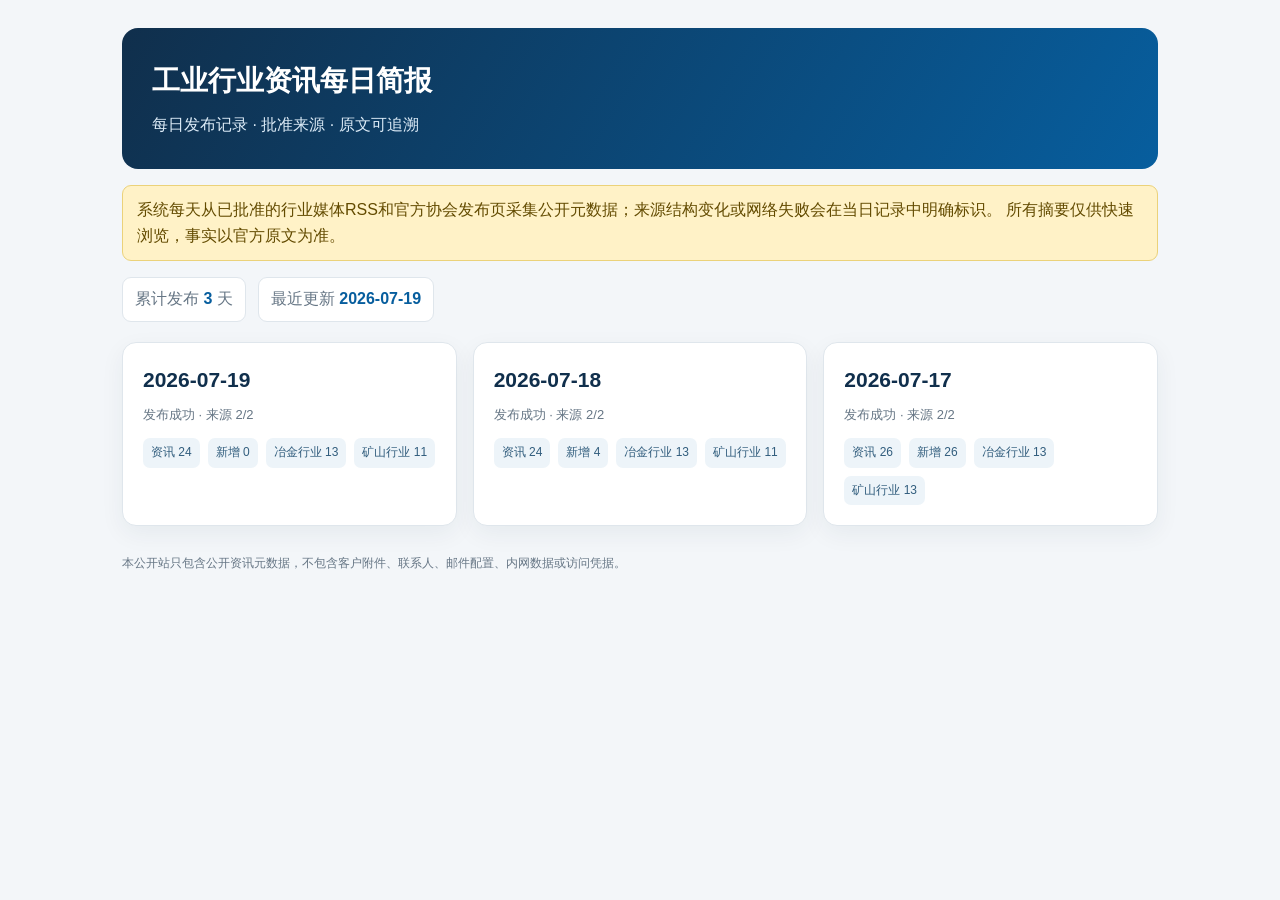
<file: index.html>
<!doctype html><html lang="zh-CN"><head><meta charset="utf-8"><meta name="viewport" content="width=device-width,initial-scale=1">
<meta name="robots" content="noindex,nofollow"><meta name="referrer" content="no-referrer"><title>工业行业资讯每日简报</title>
<link rel="stylesheet" href="./style.css"></head><body><main class="wrap">
<section class="hero"><h1>工业行业资讯每日简报</h1><p>每日发布记录 · 批准来源 · 原文可追溯</p></section>
<div class="notice">系统每天从已批准的行业媒体RSS和官方协会发布页采集公开元数据；来源结构变化或网络失败会在当日记录中明确标识。 所有摘要仅供快速浏览，事实以官方原文为准。</div>
<div class="stats"><span class="stat">累计发布 <strong id="published-days">0</strong> 天</span><span class="stat">最近更新 <strong id="updated">—</strong></span></div>
<section id="issue-list" class="issue-grid" aria-live="polite"><div class="empty">正在加载每日记录…</div></section>
<p class="footer">本公开站只包含公开资讯元数据，不包含客户附件、联系人、邮件配置、内网数据或访问凭据。</p>
</main><script src="./app.js" defer></script></body></html>
</file>
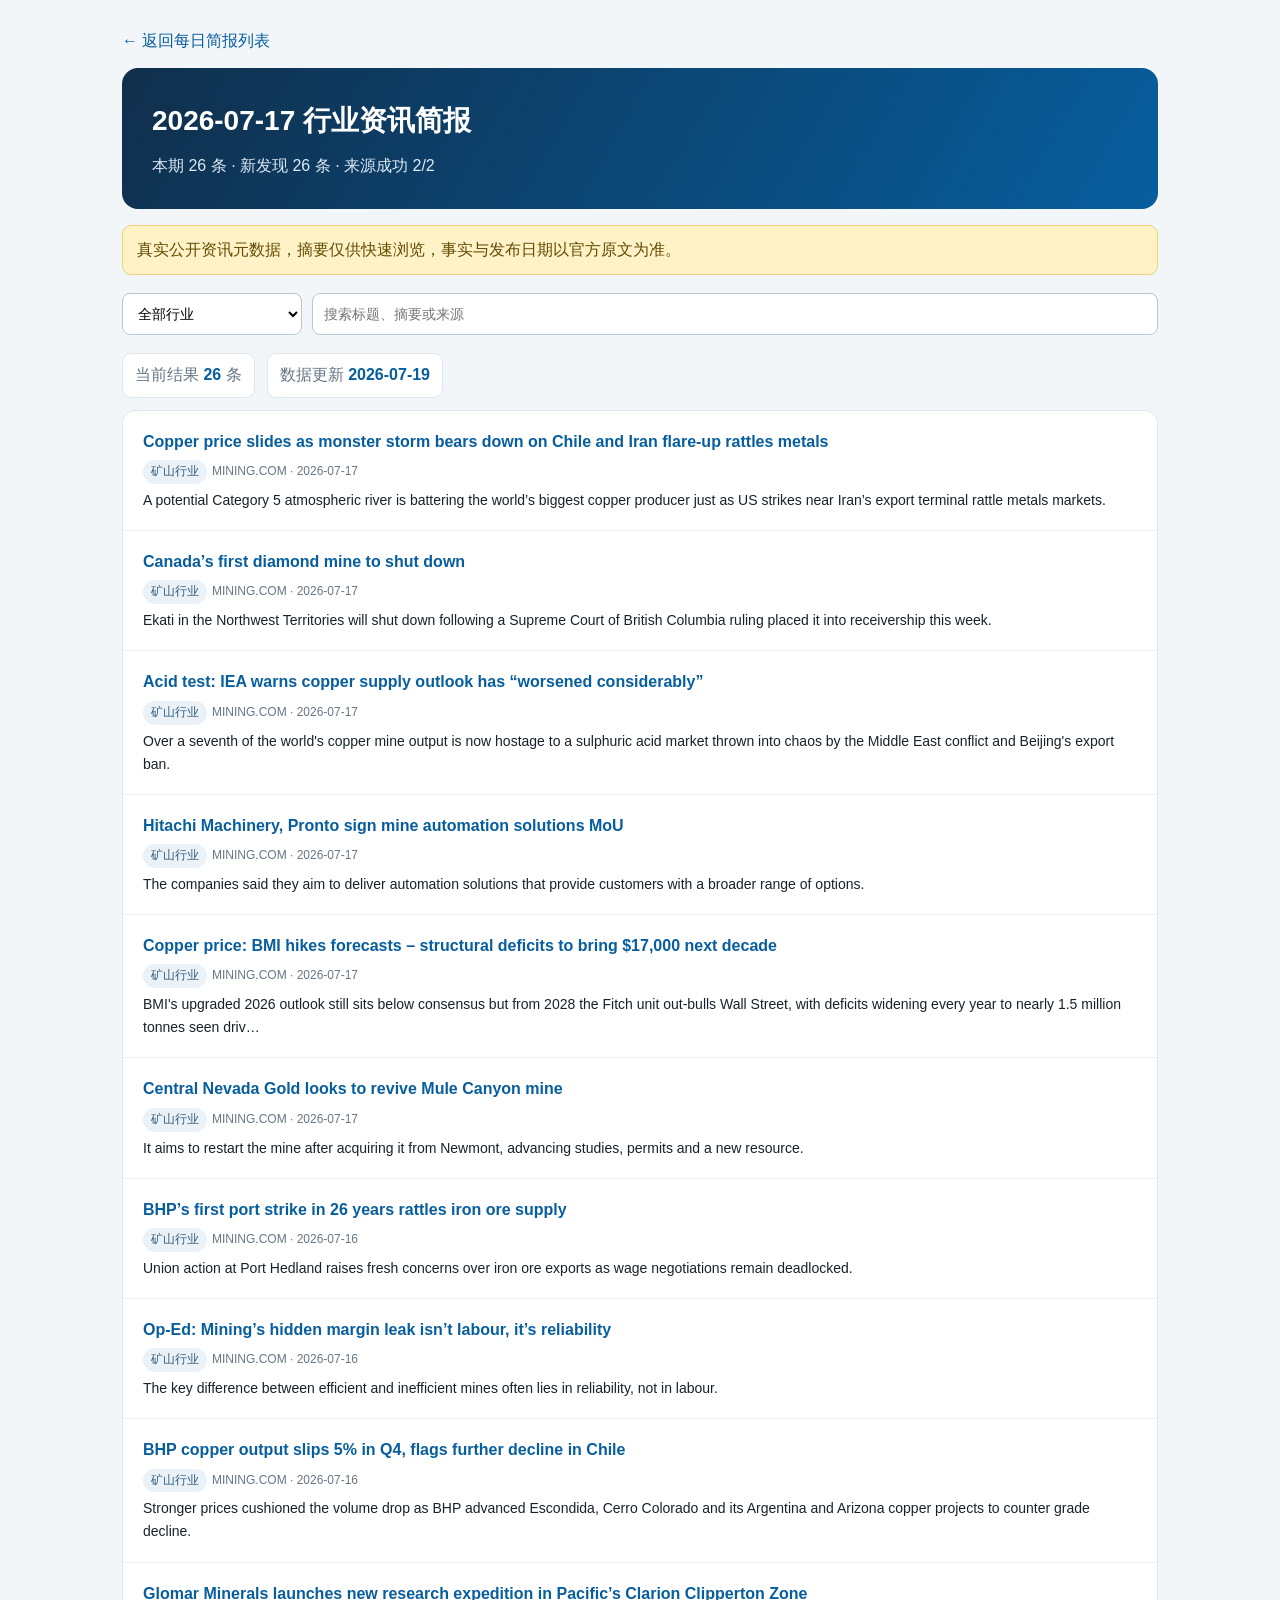
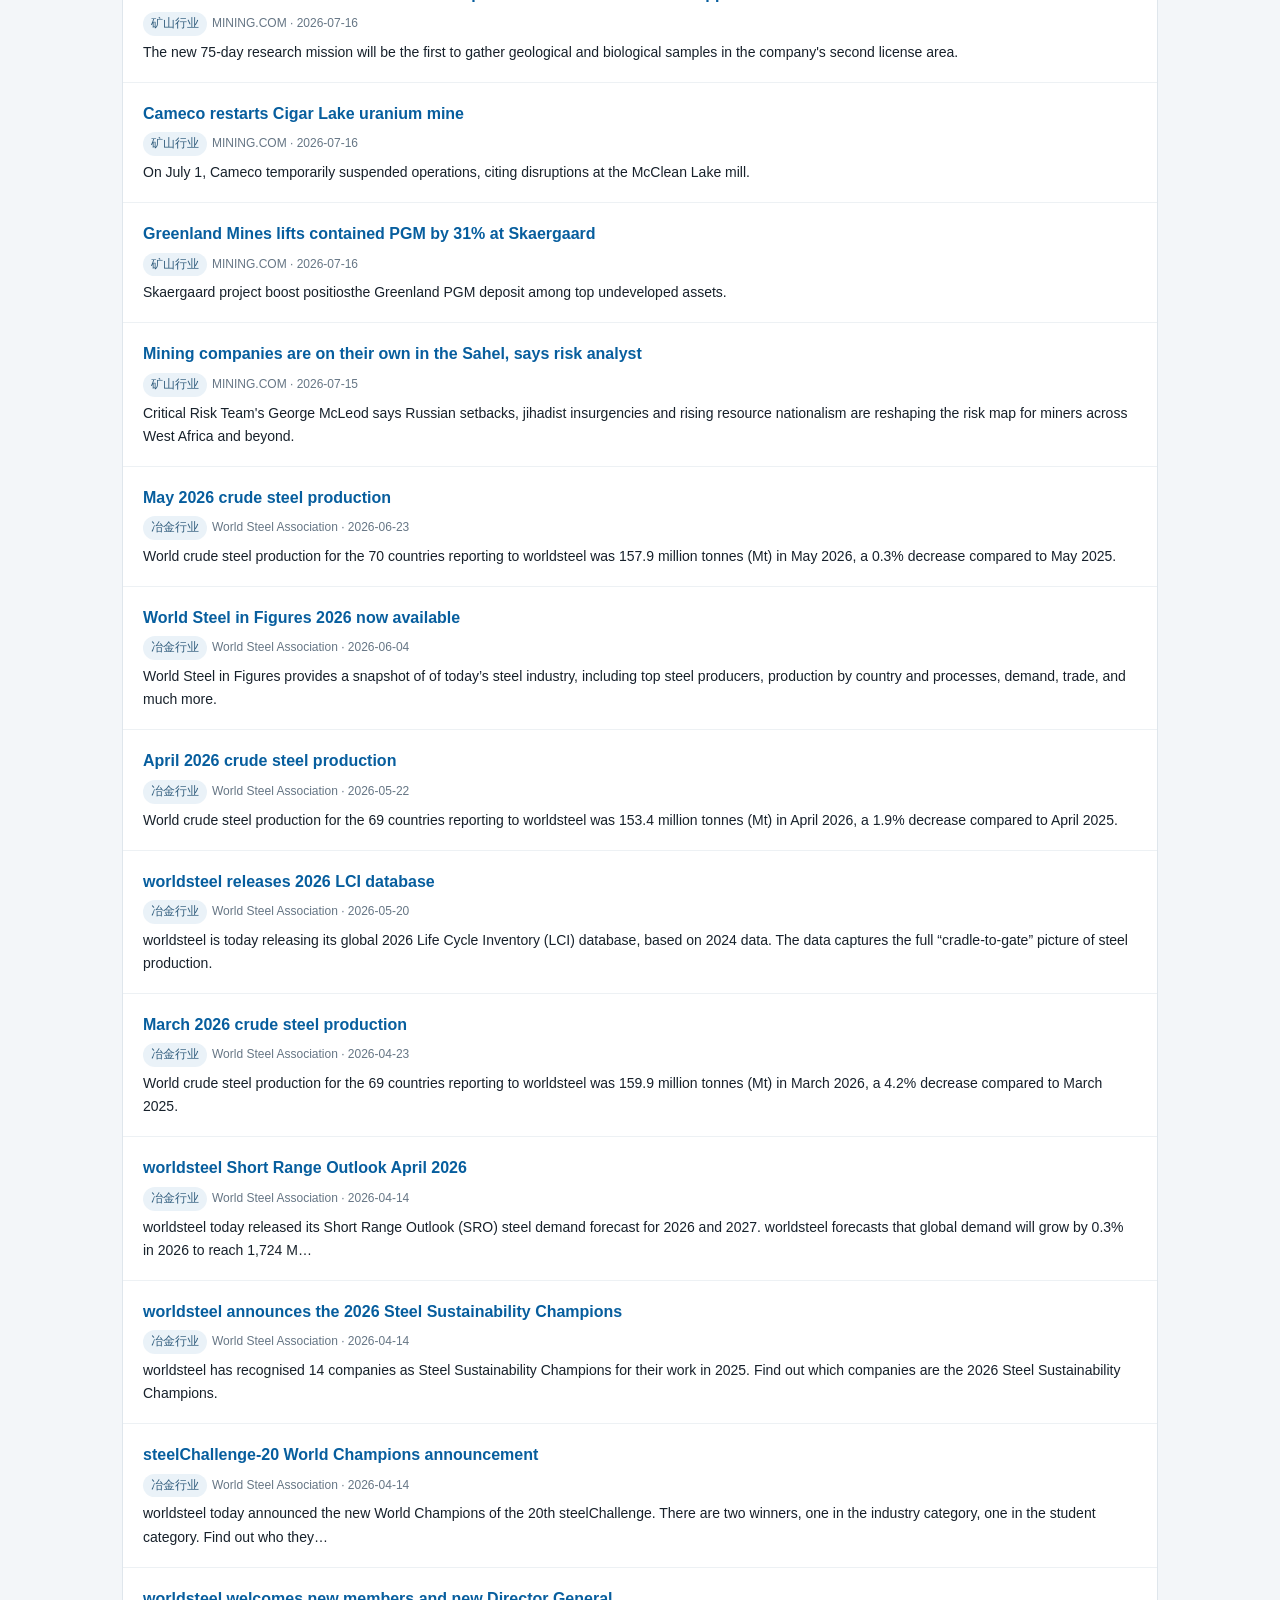
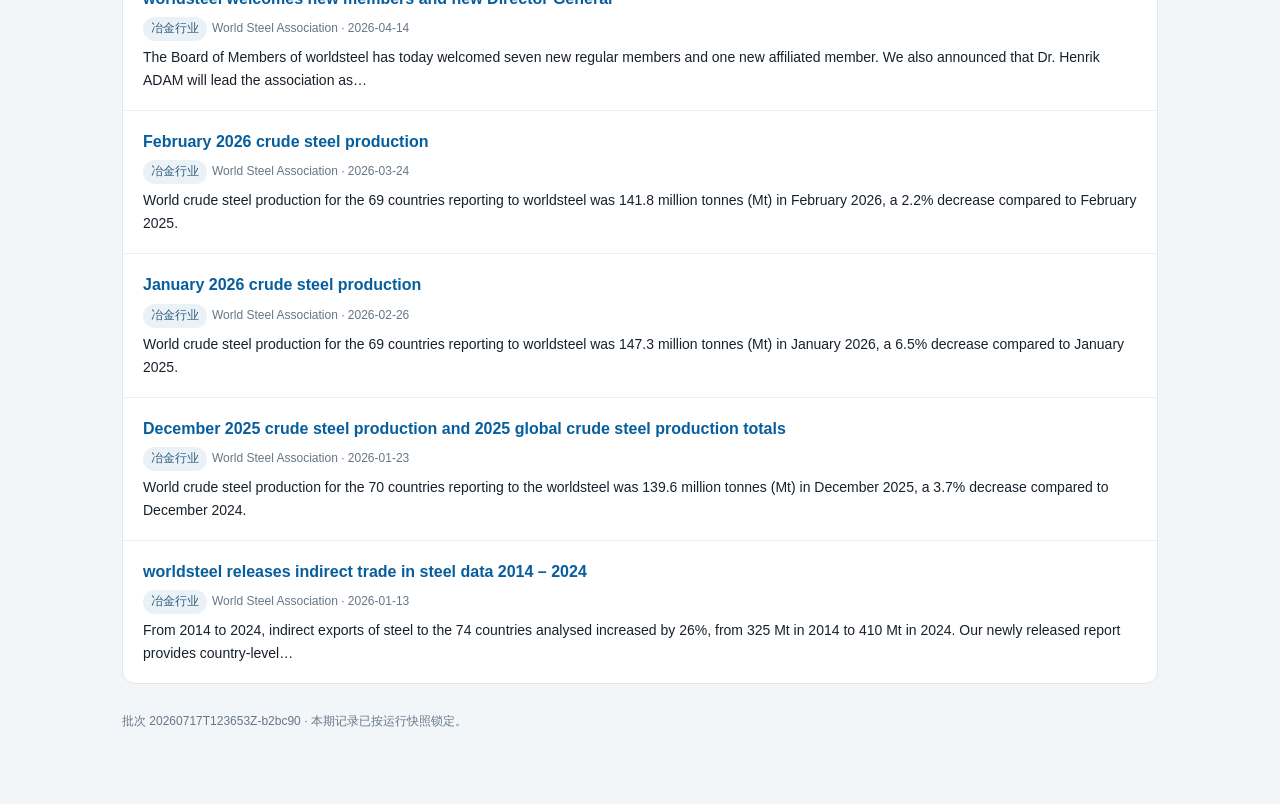
<file: issues/2026-07-17/index.html>
<!doctype html><html lang="zh-CN"><head><meta charset="utf-8"><meta name="viewport" content="width=device-width,initial-scale=1">
<meta name="robots" content="noindex,nofollow"><meta name="referrer" content="no-referrer"><title>2026-07-17 行业资讯简报</title>
<link rel="stylesheet" href="../../style.css"></head><body><main class="wrap">
<a class="back" href="../../">← 返回每日简报列表</a>
<section class="hero"><h1>2026-07-17 行业资讯简报</h1><p>本期 26 条 · 新发现 26 条 · 来源成功 2/2</p></section>
<div class="notice">真实公开资讯元数据，摘要仅供快速浏览，事实与发布日期以官方原文为准。</div>
<section class="filters" aria-label="资讯筛选"><select id="industry" aria-label="行业"><option value="">全部行业</option></select><input id="query" type="search" placeholder="搜索标题、摘要或来源" aria-label="搜索"></section>
<div class="stats"><span class="stat">当前结果 <strong id="total">0</strong> 条</span><span class="stat">数据更新 <strong id="updated">—</strong></span></div>
<section id="news-list" class="list" aria-live="polite"><div class="empty">正在加载资讯…</div></section>
<p class="footer">批次 20260717T123653Z-b2bc90 · 本期记录已按运行快照锁定。</p>
</main><script src="../../detail.js" defer></script></body></html>
</file>
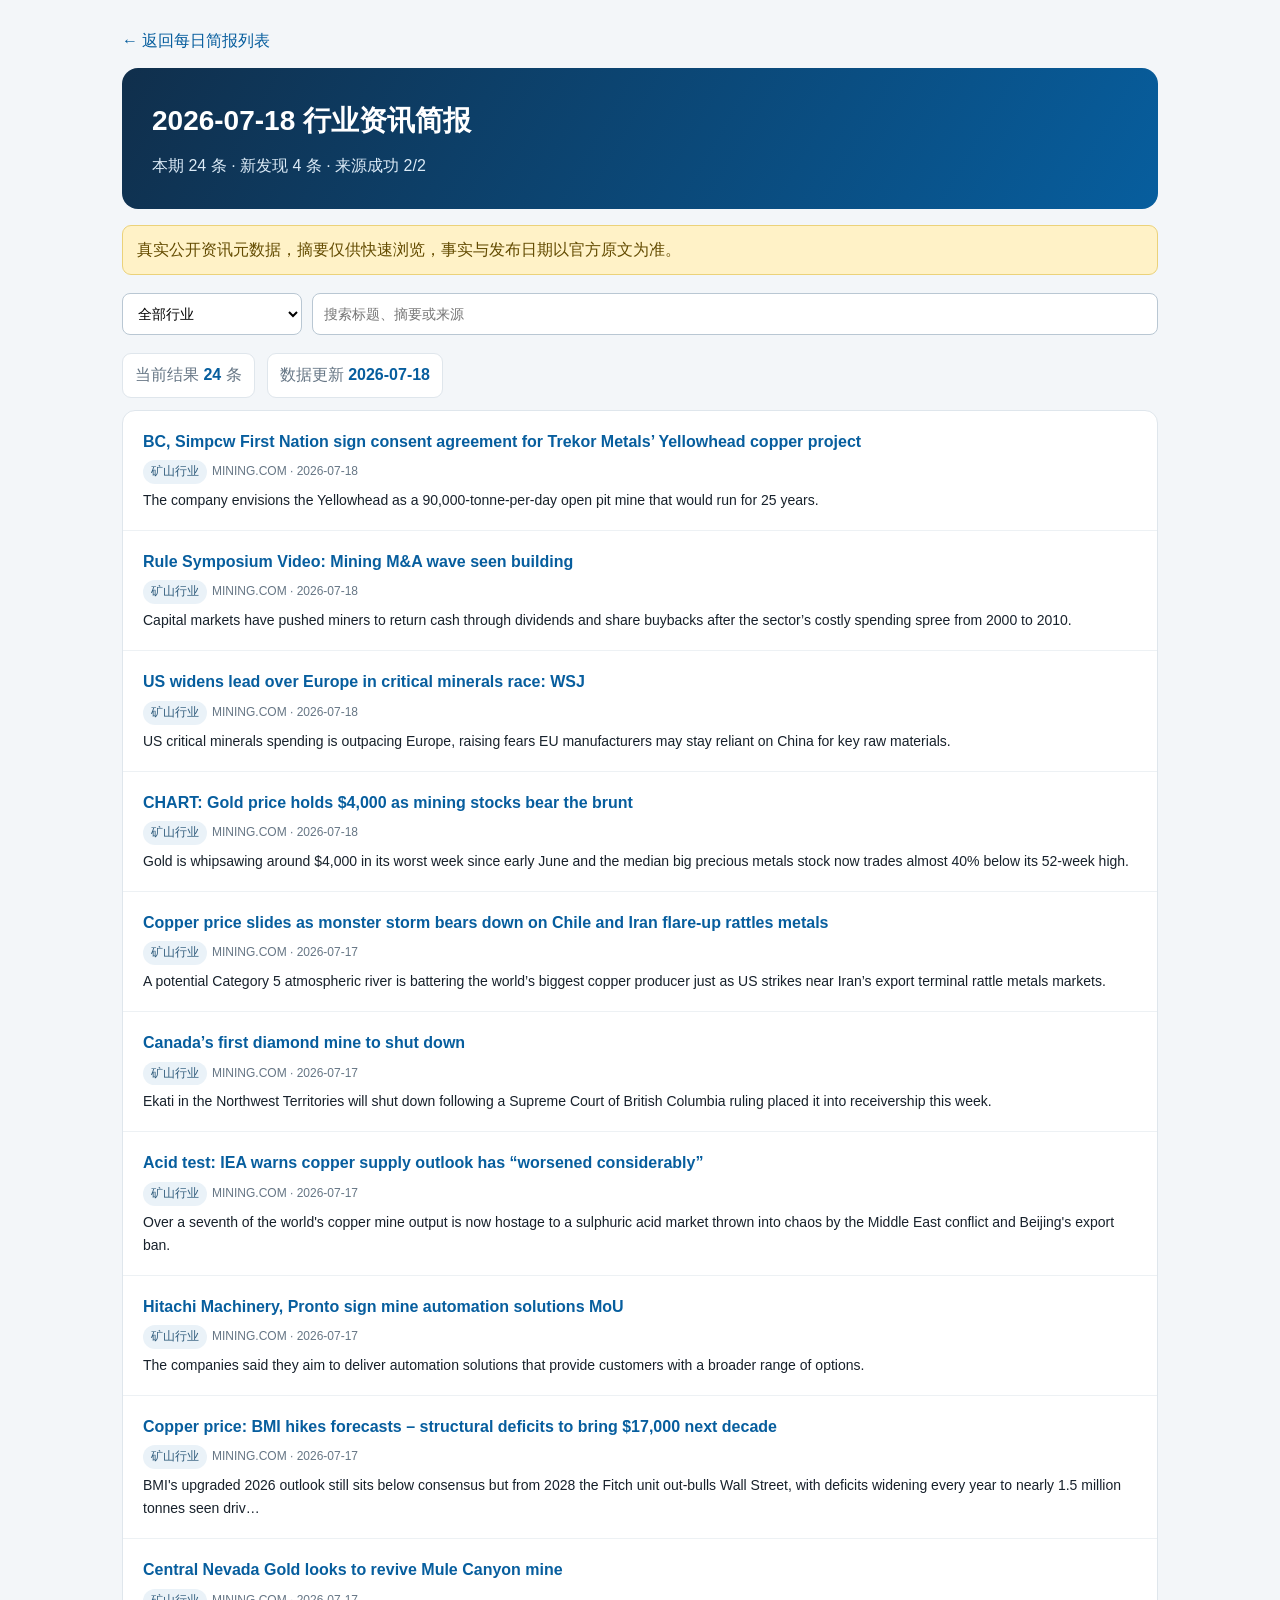
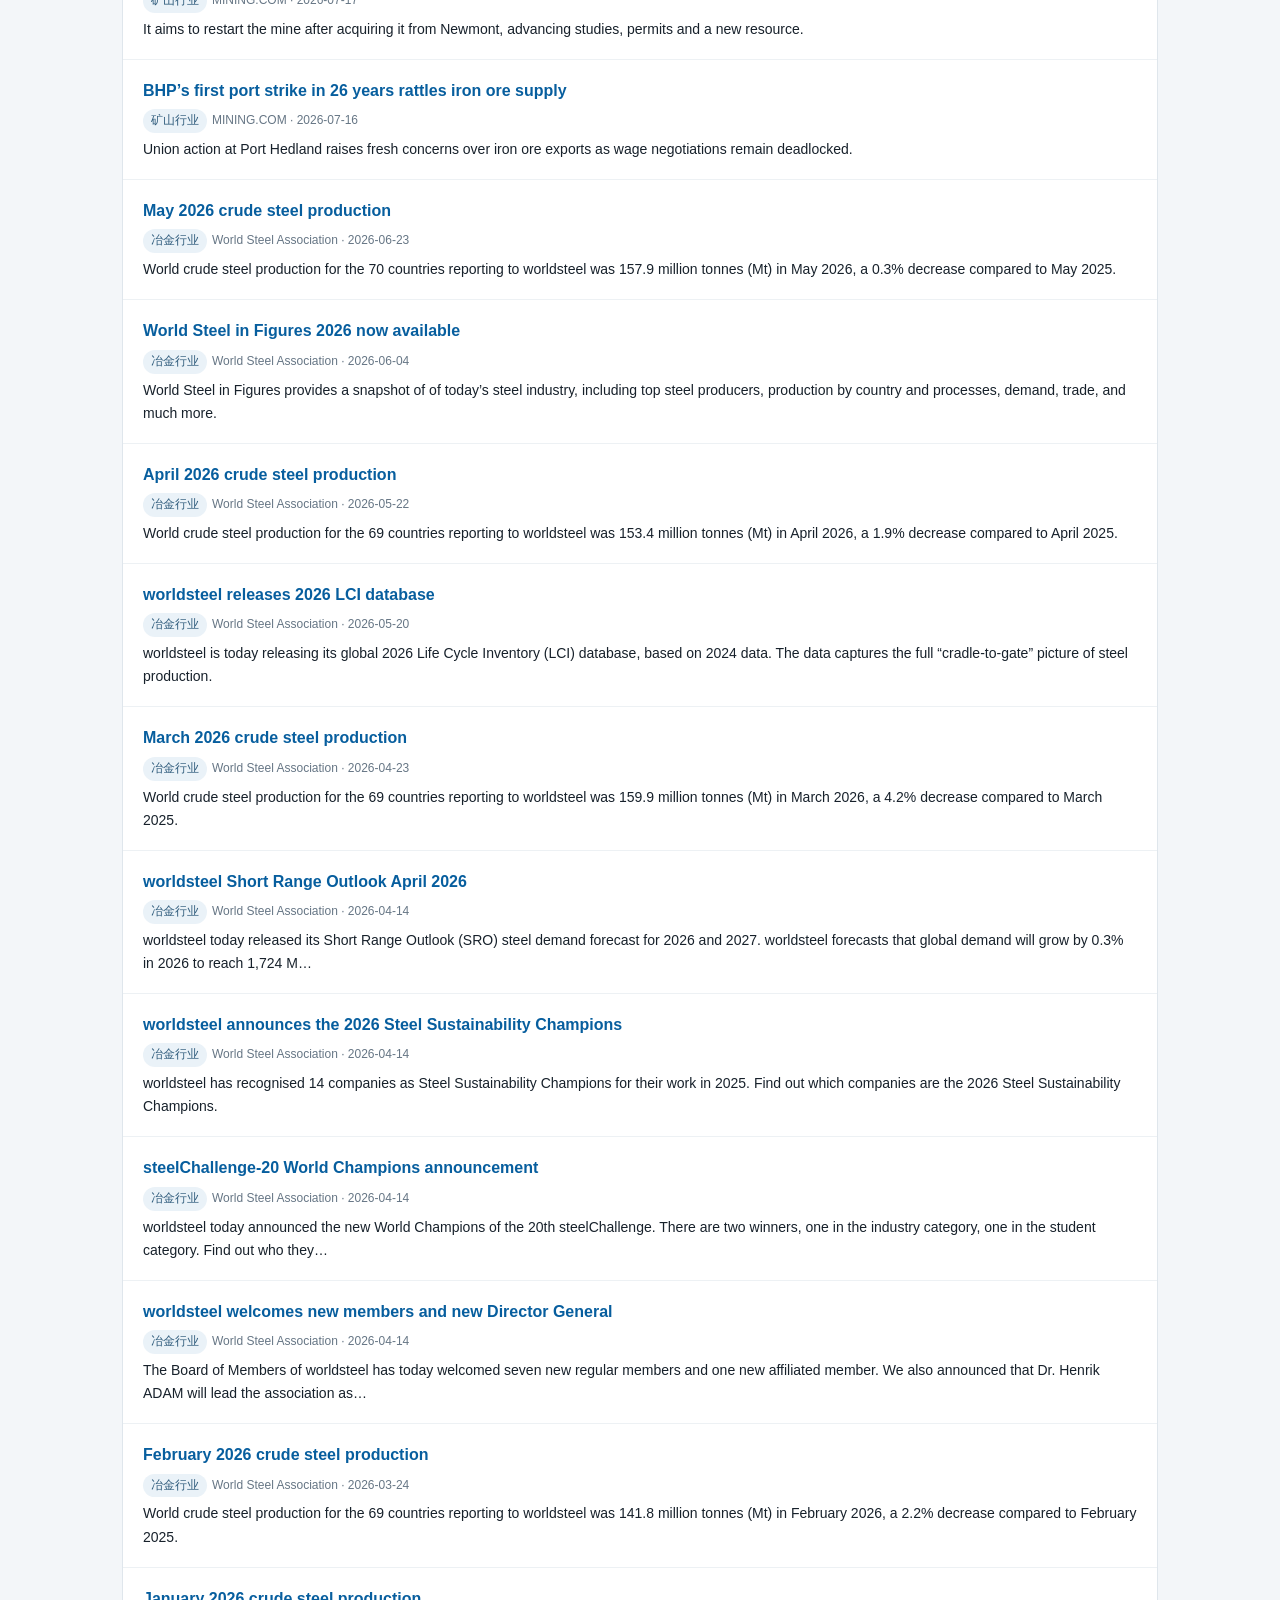
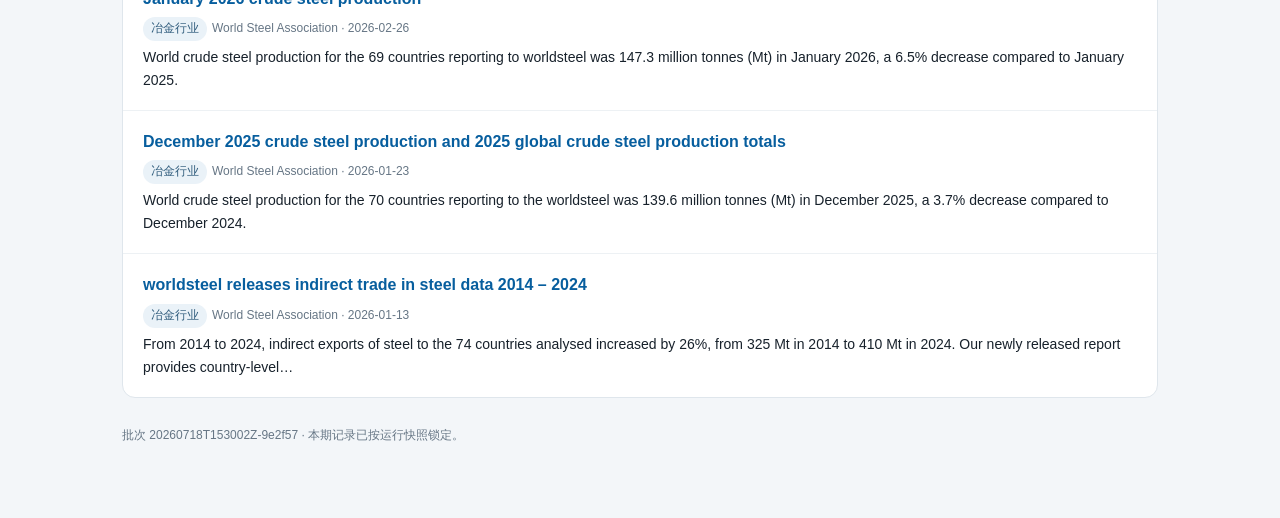
<file: issues/2026-07-18/index.html>
<!doctype html><html lang="zh-CN"><head><meta charset="utf-8"><meta name="viewport" content="width=device-width,initial-scale=1">
<meta name="robots" content="noindex,nofollow"><meta name="referrer" content="no-referrer"><title>2026-07-18 行业资讯简报</title>
<link rel="stylesheet" href="../../style.css"></head><body><main class="wrap">
<a class="back" href="../../">← 返回每日简报列表</a>
<section class="hero"><h1>2026-07-18 行业资讯简报</h1><p>本期 24 条 · 新发现 4 条 · 来源成功 2/2</p></section>
<div class="notice">真实公开资讯元数据，摘要仅供快速浏览，事实与发布日期以官方原文为准。</div>
<section class="filters" aria-label="资讯筛选"><select id="industry" aria-label="行业"><option value="">全部行业</option></select><input id="query" type="search" placeholder="搜索标题、摘要或来源" aria-label="搜索"></section>
<div class="stats"><span class="stat">当前结果 <strong id="total">0</strong> 条</span><span class="stat">数据更新 <strong id="updated">—</strong></span></div>
<section id="news-list" class="list" aria-live="polite"><div class="empty">正在加载资讯…</div></section>
<p class="footer">批次 20260718T153002Z-9e2f57 · 本期记录已按运行快照锁定。</p>
</main><script src="../../detail.js" defer></script></body></html>
</file>
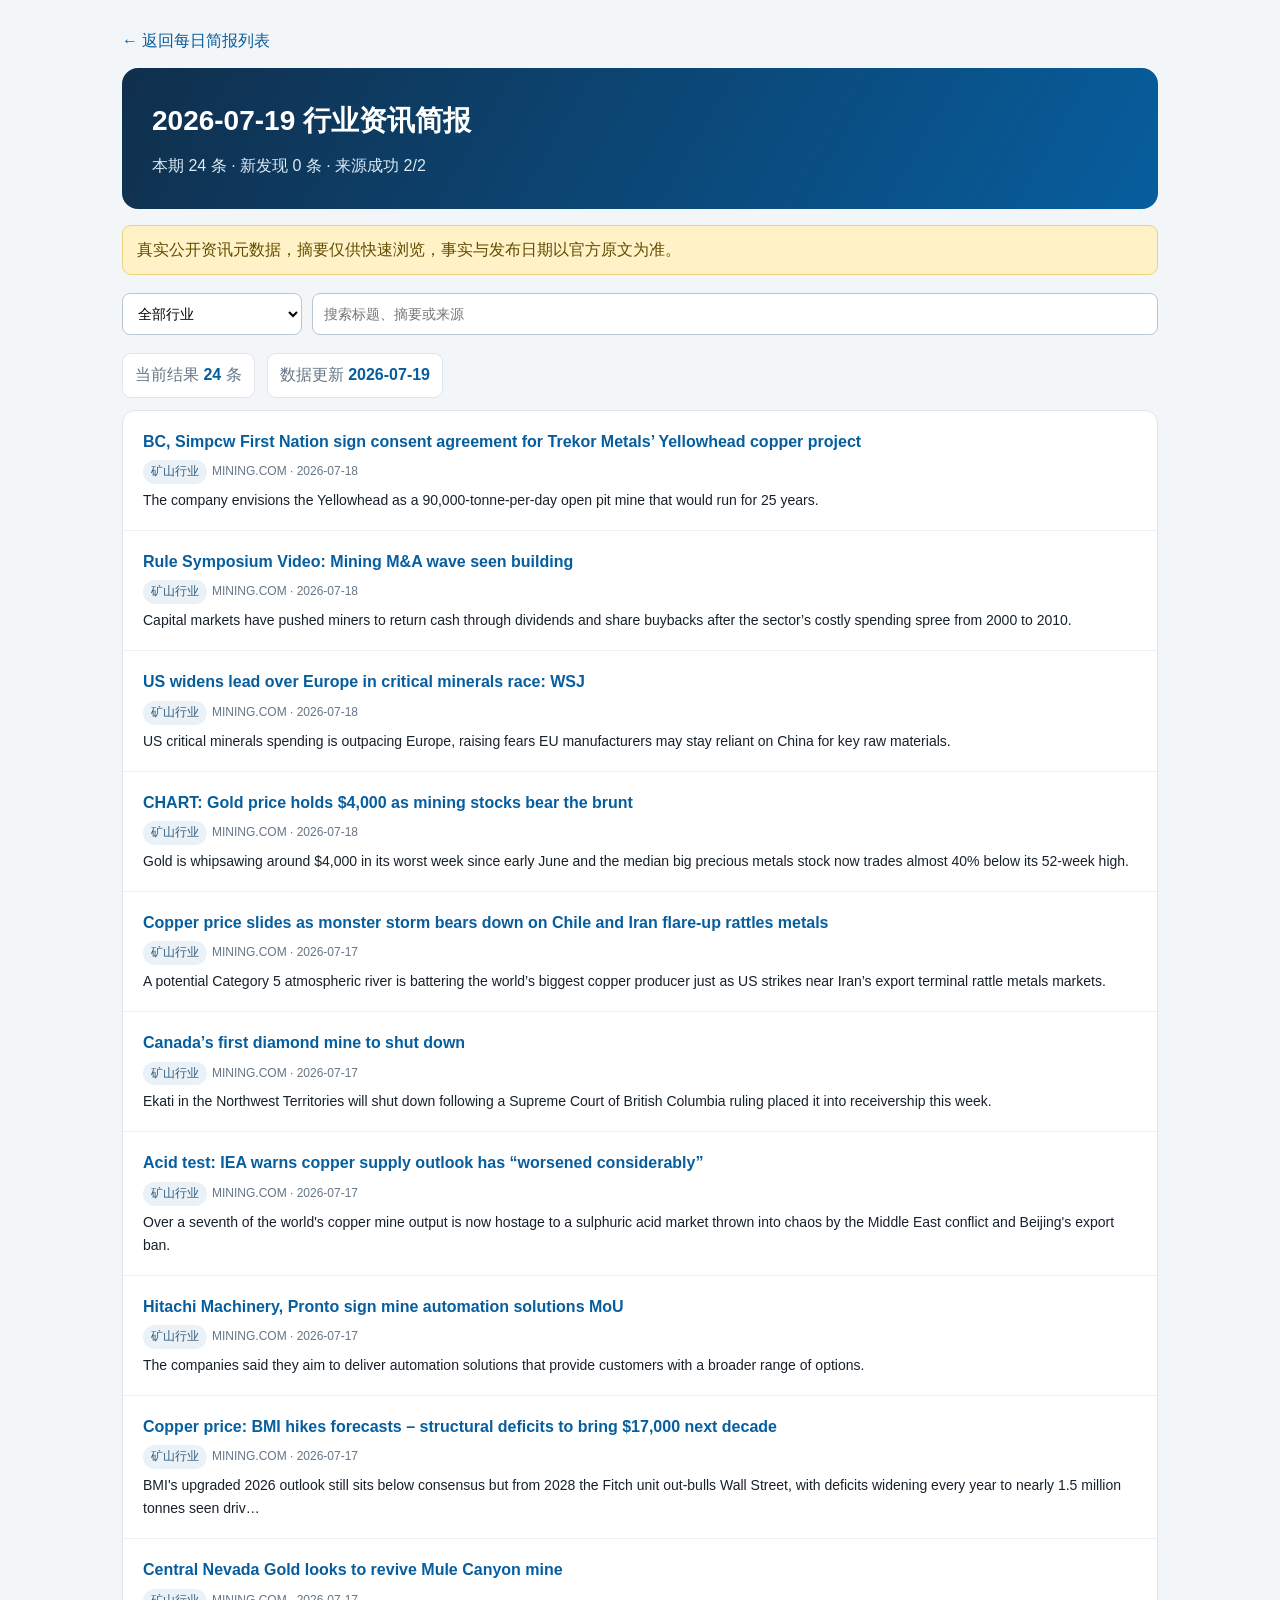
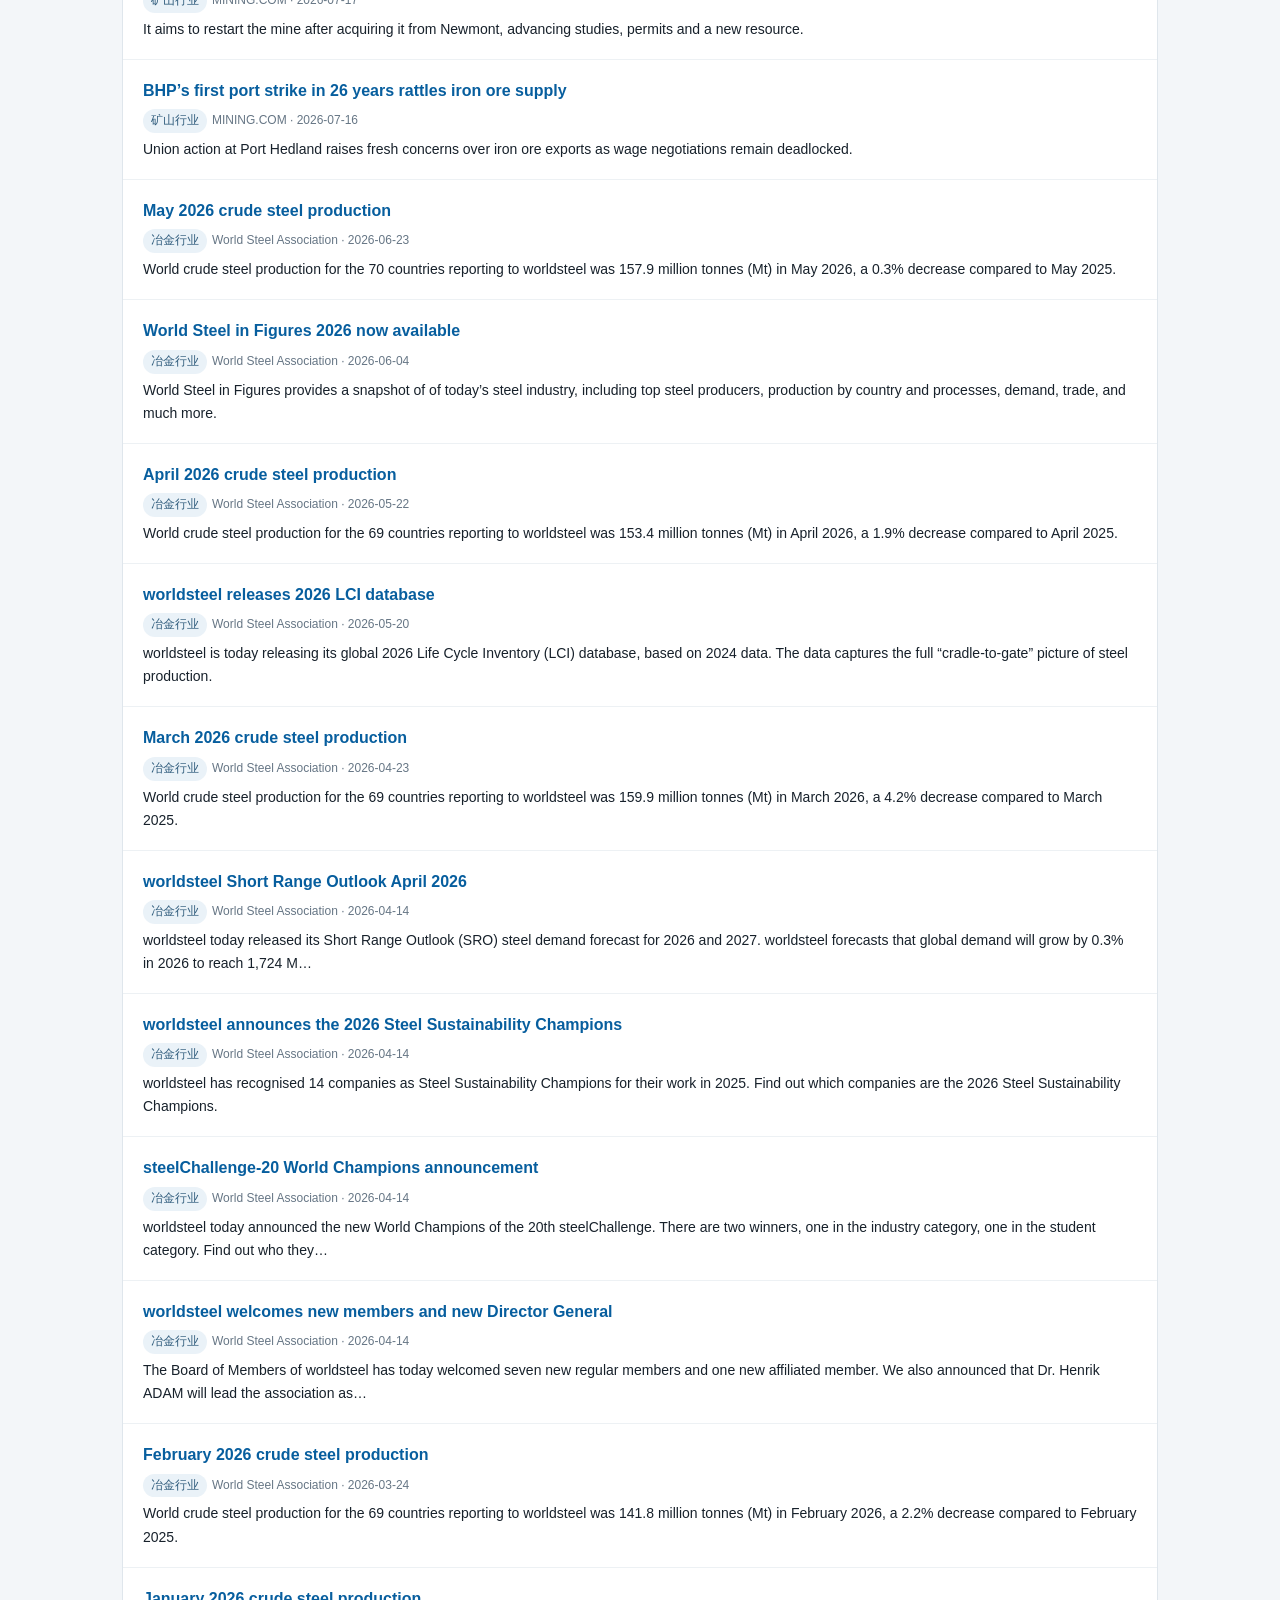
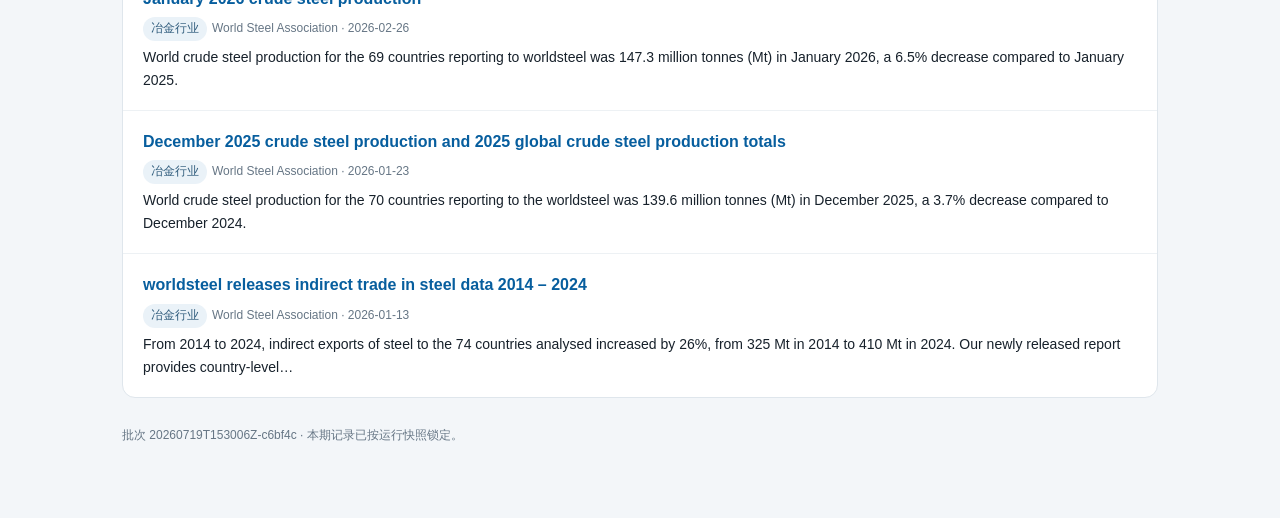
<file: issues/2026-07-19/index.html>
<!doctype html><html lang="zh-CN"><head><meta charset="utf-8"><meta name="viewport" content="width=device-width,initial-scale=1">
<meta name="robots" content="noindex,nofollow"><meta name="referrer" content="no-referrer"><title>2026-07-19 行业资讯简报</title>
<link rel="stylesheet" href="../../style.css"></head><body><main class="wrap">
<a class="back" href="../../">← 返回每日简报列表</a>
<section class="hero"><h1>2026-07-19 行业资讯简报</h1><p>本期 24 条 · 新发现 0 条 · 来源成功 2/2</p></section>
<div class="notice">真实公开资讯元数据，摘要仅供快速浏览，事实与发布日期以官方原文为准。</div>
<section class="filters" aria-label="资讯筛选"><select id="industry" aria-label="行业"><option value="">全部行业</option></select><input id="query" type="search" placeholder="搜索标题、摘要或来源" aria-label="搜索"></section>
<div class="stats"><span class="stat">当前结果 <strong id="total">0</strong> 条</span><span class="stat">数据更新 <strong id="updated">—</strong></span></div>
<section id="news-list" class="list" aria-live="polite"><div class="empty">正在加载资讯…</div></section>
<p class="footer">批次 20260719T153006Z-c6bf4c · 本期记录已按运行快照锁定。</p>
</main><script src="../../detail.js" defer></script></body></html>
</file>
<file: style.css>
:root{--blue:#075e9e;--navy:#102f4c;--ink:#17212b;--muted:#667685;--line:#dfe6ec;--bg:#f3f6f9;--white:#fff;--amber:#fff2c7}
*{box-sizing:border-box}body{margin:0;background:var(--bg);color:var(--ink);font-family:-apple-system,BlinkMacSystemFont,"Segoe UI","Microsoft YaHei",sans-serif;line-height:1.65}
.wrap{max-width:1080px;margin:auto;padding:28px 22px 60px}.hero{background:linear-gradient(120deg,var(--navy),var(--blue));color:#fff;border-radius:16px;padding:30px}.hero h1{margin:0 0 8px;font-size:28px}.hero p{margin:0;color:#dcebf7}
.notice{margin:16px 0;background:var(--amber);border:1px solid #ebd27a;border-radius:9px;padding:11px 14px;color:#634b00}.filters{display:grid;grid-template-columns:180px 1fr;gap:10px;margin:18px 0}.filters select,.filters input{width:100%;padding:11px;border:1px solid #b9c7d3;border-radius:8px;background:#fff;font-size:14px}
.stats{display:flex;gap:12px;flex-wrap:wrap;margin:12px 0}.stat{background:#fff;border:1px solid var(--line);border-radius:9px;padding:8px 12px;color:var(--muted)}.stat strong{color:var(--blue)}
.list{background:#fff;border:1px solid var(--line);border-radius:13px;overflow:hidden}.news{padding:18px 20px;border-top:1px solid #edf1f4}.news:first-child{border-top:0}.title{font-weight:650;color:var(--blue);font-size:16px;text-decoration:none}.title:hover{text-decoration:underline}.meta{font-size:12px;color:var(--muted);margin:5px 0}.summary{font-size:14px}.badge{display:inline-block;background:#eaf2f8;color:#315d7d;padding:2px 8px;border-radius:12px;margin-right:5px}.empty{padding:30px;color:var(--muted);text-align:center}.footer{margin-top:28px;color:var(--muted);font-size:12px}
.issue-grid{display:grid;grid-template-columns:repeat(auto-fit,minmax(290px,1fr));gap:16px;margin-top:20px}.issue-card{display:block;background:#fff;border:1px solid var(--line);border-radius:14px;padding:20px;color:var(--ink);text-decoration:none;box-shadow:0 8px 24px rgba(16,47,76,.06);transition:transform .15s,box-shadow .15s}.issue-card:hover{transform:translateY(-2px);box-shadow:0 12px 28px rgba(16,47,76,.12)}.issue-date{font-size:21px;font-weight:720;color:var(--navy)}.issue-meta{color:var(--muted);font-size:13px;margin:7px 0 12px}.issue-metrics{display:flex;gap:8px;flex-wrap:wrap}.metric-chip{background:#edf4f9;color:#315d7d;border-radius:7px;padding:5px 8px;font-size:12px}.back{display:inline-block;margin-bottom:14px;color:var(--blue);text-decoration:none}.status-ok{color:#176440}.status-partial{color:#8a5a00}.new-badge{display:inline-block;background:#e9f7ef;color:#176440;border-radius:10px;padding:1px 7px;font-size:10px;margin-left:6px}
@media(max-width:640px){.filters{grid-template-columns:1fr}.wrap{padding:16px 12px 40px}.hero{padding:22px}.hero h1{font-size:22px}}
</file>
